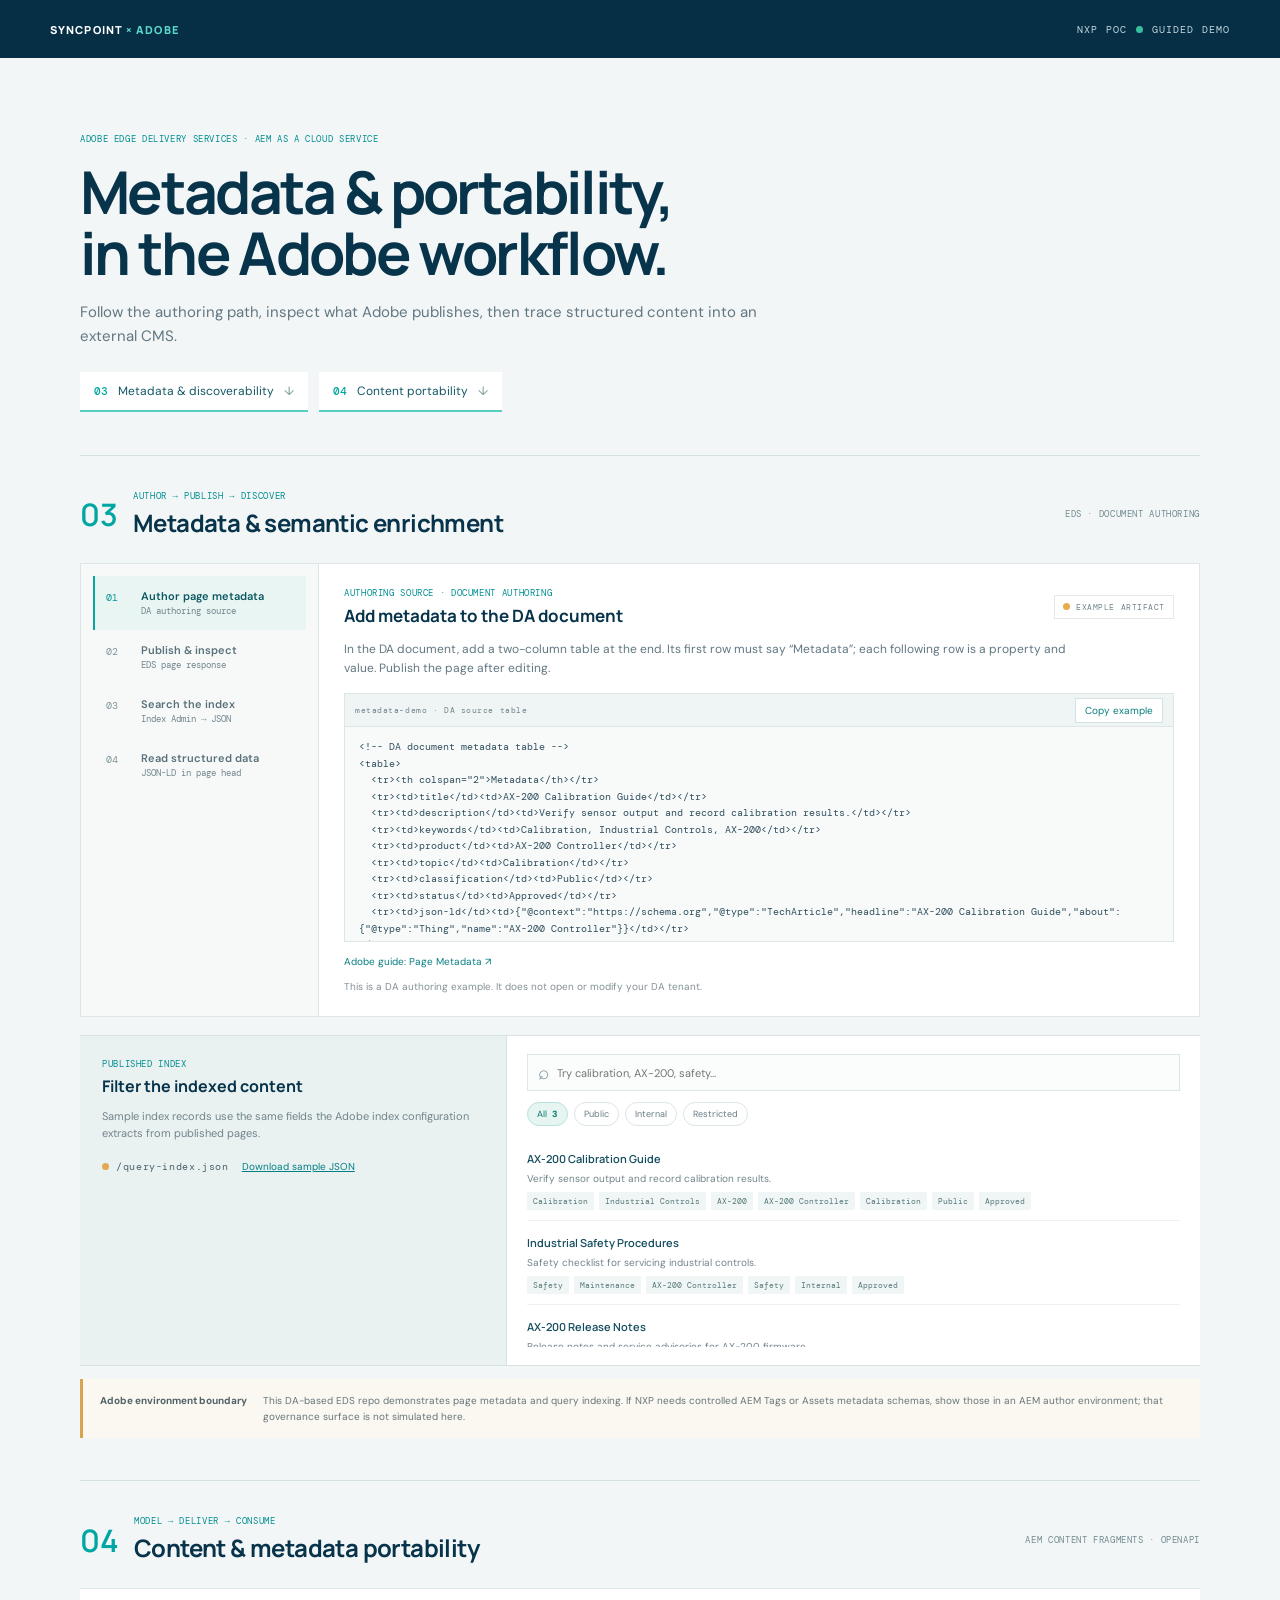
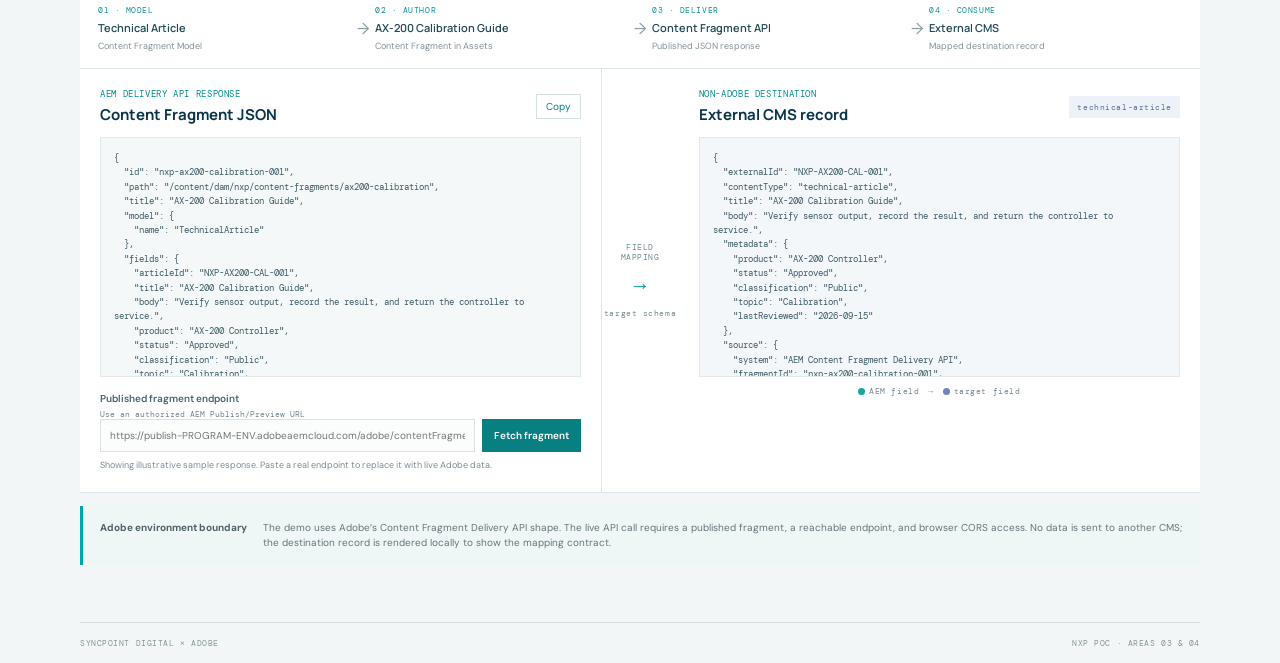
<file: tools/nxp-demo/index.html>
<!doctype html>
<html lang="en">
<head>
  <meta charset="utf-8">
  <meta name="viewport" content="width=device-width, initial-scale=1">
  <title>NXP Adobe EDS Demonstration</title>
  <meta name="description" content="A guided walkthrough of Adobe Edge Delivery Services metadata and AEM Content Fragment delivery.">
  <link rel="stylesheet" href="styles.css">
  <script type="module" src="app.js"></script>
</head>
<body>
  <header class="topbar"><a class="brand" href="#start">SYNCPOINT <span>× ADOBE</span></a><div class="session">NXP POC <i></i> GUIDED DEMO</div></header>
  <main id="start">
    <section class="intro">
      <p class="eyebrow">ADOBE EDGE DELIVERY SERVICES · AEM AS A CLOUD SERVICE</p>
      <h1>Metadata &amp; portability,<br>in the Adobe workflow.</h1>
      <p class="lede">Follow the authoring path, inspect what Adobe publishes, then trace structured content into an external CMS.</p>
      <div class="demo-nav"><a href="#metadata"><b>03</b> Metadata &amp; discoverability <span>↓</span></a><a href="#portability"><b>04</b> Content portability <span>↓</span></a></div>
    </section>

    <section id="metadata" class="demo-section">
      <div class="section-heading"><span class="section-num">03</span><div><p class="eyebrow">AUTHOR → PUBLISH → DISCOVER</p><h2>Metadata &amp; semantic enrichment</h2></div><span class="surface-label">EDS · DOCUMENT AUTHORING</span></div>
      <div class="walkthrough">
        <nav class="step-nav" aria-label="Metadata demo steps">
          <button class="step-button active" data-step="0"><span>01</span><b>Author page metadata</b><small>DA authoring source</small></button>
          <button class="step-button" data-step="1"><span>02</span><b>Publish &amp; inspect</b><small>EDS page response</small></button>
          <button class="step-button" data-step="2"><span>03</span><b>Search the index</b><small>Index Admin → JSON</small></button>
          <button class="step-button" data-step="3"><span>04</span><b>Read structured data</b><small>JSON-LD in page head</small></button>
        </nav>
        <div class="walkthrough-main">
          <div class="walkthrough-head"><div><p id="step-eyebrow" class="eyebrow">AUTHORING SOURCE</p><h3 id="step-title">Add metadata to the DA document</h3></div><span class="mode-pill"><i></i><span id="mode-label">EXAMPLE ARTIFACT</span></span></div>
          <p id="step-copy" class="walkthrough-copy"></p>
          <div class="artifact-wrap"><div class="artifact-bar"><span id="artifact-name">metadata-demo.html · authoring source</span><button id="copy-artifact" type="button">Copy example</button></div><pre id="artifact"></pre></div>
          <div id="step-actions" class="step-actions"></div>
          <p id="step-disclaimer" class="step-disclaimer"></p>
        </div>
      </div>
      <div class="metadata-search">
        <div class="search-copy"><p class="eyebrow">PUBLISHED INDEX</p><h3>Filter the indexed content</h3><p>Sample index records use the same fields the Adobe index configuration extracts from published pages.</p><div class="index-path"><i></i><code>/query-index.json</code><button id="download-index" type="button">Download sample JSON</button></div></div>
        <div class="search-workspace"><label class="search-field"><span>⌕</span><input id="search-query" type="search" placeholder="Try calibration, AX-200, safety…"></label><div class="filter-row"><button class="filter active" data-filter="all">All <b id="all-count">3</b></button><button class="filter" data-filter="Public">Public</button><button class="filter" data-filter="Internal">Internal</button><button class="filter" data-filter="Restricted">Restricted</button></div><div id="search-results" class="results" aria-live="polite"></div></div>
      </div>
      <div class="callout"><b>Adobe environment boundary</b><span>This DA-based EDS repo demonstrates page metadata and query indexing. If NXP needs controlled AEM Tags or Assets metadata schemas, show those in an AEM author environment; that governance surface is not simulated here.</span></div>
    </section>

    <section id="portability" class="demo-section portability-section">
      <div class="section-heading"><span class="section-num">04</span><div><p class="eyebrow">MODEL → DELIVER → CONSUME</p><h2>Content &amp; metadata portability</h2></div><span class="surface-label">AEM CONTENT FRAGMENTS · OPENAPI</span></div>
      <div class="api-sequence"><div class="api-step"><span>01 · MODEL</span><b>Technical Article</b><small>Content Fragment Model</small></div><div class="sequence-arrow">→</div><div class="api-step"><span>02 · AUTHOR</span><b>AX-200 Calibration Guide</b><small>Content Fragment in Assets</small></div><div class="sequence-arrow">→</div><div class="api-step"><span>03 · DELIVER</span><b>Content Fragment API</b><small>Published JSON response</small></div><div class="sequence-arrow">→</div><div class="api-step active-api"><span>04 · CONSUME</span><b>External CMS</b><small>Mapped destination record</small></div></div>
      <div class="api-workspace">
        <div class="api-source">
          <div class="panel-heading"><div><p class="eyebrow">AEM DELIVERY API RESPONSE</p><h3>Content Fragment JSON</h3></div><button id="copy-api-source" type="button">Copy</button></div>
          <pre id="api-json" class="code-panel"></pre>
          <div class="endpoint-form"><label for="endpoint-url">Published fragment endpoint <small>Use an authorized AEM Publish/Preview URL</small></label><div class="endpoint-controls"><input id="endpoint-url" type="url" placeholder="https://publish-PROGRAM-ENV.adobeaemcloud.com/adobe/contentFragments/…"><button id="fetch-endpoint" type="button">Fetch fragment</button></div><p id="endpoint-status" aria-live="polite">Showing illustrative sample response. Paste a real endpoint to replace it with live Adobe data.</p></div>
        </div>
        <div class="mapping-col"><span>FIELD<br>MAPPING</span><div>→</div><small>target schema</small></div>
        <div class="api-target">
          <div class="panel-heading"><div><p class="eyebrow">NON-ADOBE DESTINATION</p><h3>External CMS record</h3></div><span class="target-badge">technical-article</span></div>
          <pre id="target-content" class="code-panel target-code"></pre>
          <div class="mapping-legend"><span><i class="source-dot"></i> AEM field</span><span>→</span><span><i class="target-dot"></i> target field</span></div>
        </div>
      </div>
      <div class="callout portability-callout"><b>Adobe environment boundary</b><span>The demo uses Adobe’s Content Fragment Delivery API shape. The live API call requires a published fragment, a reachable endpoint, and browser CORS access. No data is sent to another CMS; the destination record is rendered locally to show the mapping contract.</span></div>
    </section>
    <footer><span>SYNCPOINT DIGITAL × ADOBE</span><span>NXP POC · AREAS 03 &amp; 04</span></footer>
  </main>
</body>
</html>
</file>
<file: tools/nxp-demo/styles.css>
@import url('https://fonts.googleapis.com/css2?family=DM+Mono:wght@400;500&family=DM+Sans:wght@400;500;600;700&family=Manrope:wght@400;500;600;700;800&display=swap');
:root{font-family:'DM Sans',Arial,sans-serif;color:#183343;background:#f3f6f6;font-synthesis:none;text-rendering:optimizeLegibility;--navy:#07334b;--teal:#00a6a3;--line:#dce5e7;--muted:#71858d;--paper:#fff}*{box-sizing:border-box}html{scroll-behavior:smooth}body{margin:0}.topbar{height:58px;background:#062f46;color:white;display:flex;align-items:center;justify-content:space-between;padding:0 max(calc((100vw - 1180px)/2),28px);font:11px Manrope,Arial,sans-serif;letter-spacing:.1em}.brand{color:#fff;text-decoration:none;font-weight:800}.brand span{color:#5bd8ca}.session{display:flex;align-items:center;gap:9px;color:#c3d7df;font:10px 'DM Mono',monospace}.session i,.mode-pill i,.index-path i{width:7px;height:7px;border-radius:50%;background:#38bf9c;display:inline-block}main{max-width:1180px;margin:auto;padding:0 30px}.intro{padding:66px 0 43px}.eyebrow,.surface-label,.mode-pill,.step-nav small,.artifact-bar,.index-path,.api-step>span,.mapping-col,.target-badge,.endpoint-form small,.mapping-legend{font:9px 'DM Mono',monospace;letter-spacing:.07em;color:var(--muted)}.intro>.eyebrow{color:#008e91}.intro h1{font:700 clamp(38px,5vw,59px)/1.04 Manrope,Arial,sans-serif;letter-spacing:-.045em;color:var(--navy);margin:16px 0}.lede{font-size:15px;line-height:1.6;color:#617782;max-width:680px;margin:0 0 24px}.demo-nav{display:flex;gap:11px;flex-wrap:wrap}.demo-nav a{display:flex;align-items:center;gap:10px;padding:11px 14px;text-decoration:none;color:#155767;background:white;border-bottom:2px solid #54cfc2;font-size:12px}.demo-nav b{font:500 11px 'DM Mono',monospace;color:#00a59f}.demo-nav span{color:#7a969b}.demo-section{border-top:1px solid #d5e0e2;padding:34px 0 42px}.section-heading{display:flex;align-items:center;gap:15px;margin-bottom:24px}.section-num{font:600 31px Manrope,sans-serif;color:var(--teal)}.section-heading .eyebrow{margin:0 0 4px;color:#008e91}.section-heading h2{font:700 24px Manrope,sans-serif;letter-spacing:-.025em;color:var(--navy);margin:0}.surface-label{margin-left:auto;color:#718b92}.walkthrough{display:grid;grid-template-columns:238px 1fr;background:var(--paper);border:1px solid var(--line);min-height:370px}.step-nav{background:#f7f9f9;border-right:1px solid var(--line);padding:12px}.step-button{border:0;background:transparent;text-align:left;width:100%;padding:13px 11px;display:grid;grid-template-columns:28px 1fr;gap:2px 7px;cursor:pointer;color:#58717a;border-left:2px solid transparent}.step-button>span{grid-row:span 2;font:10px 'DM Mono',monospace;color:#82969c;padding-top:2px}.step-button b{font:600 11px 'DM Sans',sans-serif}.step-button small{font-size:9px;letter-spacing:0}.step-button.active{background:#e9f5f3;border-left-color:#05a8a1;color:#0a5862}.step-button.active>span{color:#009993}.walkthrough-main{padding:23px 25px}.walkthrough-head{display:flex;justify-content:space-between;align-items:center}.walkthrough-head .eyebrow{margin:0 0 5px;color:#008e91}.walkthrough-head h3,.search-copy h3,.panel-heading h3{font:700 17px Manrope,sans-serif;color:var(--navy);margin:0}.mode-pill{display:flex;align-items:center;gap:6px;border:1px solid #e2e9e9;padding:6px 8px;font-size:8px}.mode-pill i{background:#e9ab50}.walkthrough-copy{font-size:12px;color:#617781;line-height:1.6;max-width:750px;margin:13px 0 15px}.artifact-wrap{border:1px solid #dce6e7;background:#f8fafa}.artifact-bar{height:33px;background:#eff4f4;border-bottom:1px solid #dce6e7;display:flex;align-items:center;justify-content:space-between;padding:0 10px;font-size:8px}.artifact-bar button,.panel-heading button{font:10px 'DM Sans',sans-serif;color:#087f80;background:white;border:1px solid #d5e2e2;padding:5px 9px;cursor:pointer}.artifact-wrap pre{margin:0;padding:12px 14px;max-height:214px;overflow:auto;white-space:pre-wrap;overflow-wrap:anywhere;font:10px/1.65 'DM Mono',monospace;color:#31505e}.step-actions{display:flex;gap:17px;flex-wrap:wrap;margin-top:13px}.step-actions a{color:#087f80;text-decoration:none;font-size:10px}.step-disclaimer{font-size:10px;color:#839198;margin:12px 0 0}.metadata-search{display:grid;grid-template-columns:.76fr 1.24fr;margin-top:18px;background:#eaf1f1;border-top:1px solid #d7e3e3;border-bottom:1px solid #d7e3e3}.search-copy{padding:22px}.search-copy .eyebrow{color:#008e91;margin:0 0 5px}.search-copy h3{font-size:16px}.search-copy>p:not(.eyebrow){font-size:11px;line-height:1.5;color:#71848b}.index-path{display:flex;align-items:center;gap:7px;flex-wrap:wrap;margin-top:18px}.index-path i{background:#e3a951}.index-path code{font:10px 'DM Mono',monospace;color:#46636b}.index-path button{border:0;background:transparent;color:#007f84;text-decoration:underline;font:10px 'DM Sans',sans-serif;cursor:pointer}.search-workspace{padding:18px 20px;background:#fff;border-left:1px solid #d7e3e3}.search-field{display:flex;align-items:center;height:37px;border:1px solid #dce5e7;background:#fbfcfc;padding:0 10px;color:#789097}.search-field span{font-size:19px}.search-field input{border:0;outline:0;background:transparent;font:11px 'DM Sans',sans-serif;width:100%;padding:8px}.filter-row{display:flex;gap:6px;flex-wrap:wrap;margin:11px 0}.filter{border:1px solid #dce5e7;border-radius:20px;background:#fff;color:#657b82;font:9px 'DM Sans',sans-serif;padding:5px 9px;cursor:pointer}.filter.active{background:#e6f5f2;border-color:#b8e2dc;color:#08776c}.filter b{margin-left:3px}.results{max-height:210px;overflow:auto}.result-row{padding:10px 0;border-bottom:1px solid #edf1f2}.result-row strong{font:600 11px Manrope,sans-serif;color:#144d60}.result-row p{font-size:10px;color:#72848b;margin:4px 0 7px}.result-meta{display:flex;flex-wrap:wrap;gap:5px}.result-meta span{font:8px 'DM Mono',monospace;color:#587a7b;background:#f0f6f5;padding:4px 6px}.callout{display:flex;gap:16px;padding:14px 17px;margin-top:13px;border-left:3px solid #d7a450;background:#fbf8f1;color:#65757a;font-size:10px;line-height:1.55}.callout b{color:#4f6267;white-space:nowrap}.portability-section{padding-top:34px}.api-sequence{display:grid;grid-template-columns:1fr 24px 1fr 24px 1fr 24px 1fr;align-items:center;background:white;border-top:1px solid var(--line);border-bottom:1px solid var(--line);padding:16px 18px}.api-step{display:flex;flex-direction:column;gap:5px}.api-step>span{font-size:8px;color:#0c9291}.api-step b{font:600 11px Manrope,sans-serif;color:#214958}.api-step small{font-size:9px;color:#839299}.sequence-arrow{color:#8aa0a4;text-align:center}.api-workspace{display:grid;grid-template-columns:1fr 77px 1fr;background:#fff;border-bottom:1px solid var(--line)}.api-source,.api-target{padding:19px 20px}.api-source{border-right:1px solid var(--line)}.panel-heading{display:flex;justify-content:space-between;align-items:center;margin-bottom:12px}.panel-heading .eyebrow{margin:0 0 4px;color:#008d8e}.panel-heading h3{font-size:15px}.code-panel{white-space:pre-wrap;overflow-wrap:anywhere;max-height:240px;overflow:auto;padding:13px;background:#f5f8f8;border:1px solid #e1e9e9;font:9px/1.6 'DM Mono',monospace;color:#3d5b66;min-height:185px}.target-code{background:#f4f7fa}.mapping-col{display:flex;flex-direction:column;align-items:center;justify-content:center;gap:9px;text-align:center;font-size:8px;color:#748a91}.mapping-col div{font-size:21px;color:#00a19a}.mapping-col small{font-size:8px}.target-badge{color:#556f9d;background:#edf1f8;padding:6px 8px;font-size:8px}.mapping-legend{display:flex;align-items:center;justify-content:center;gap:9px;font-size:8px}.mapping-legend span{display:flex;align-items:center;gap:4px}.mapping-legend i{width:7px;height:7px;display:inline-block;border-radius:50%}.source-dot{background:#12a89f}.target-dot{background:#7186b3}.endpoint-form{margin-top:15px}.endpoint-form label{display:flex;flex-direction:column;gap:4px;font-size:10px;font-weight:600;color:#49646d}.endpoint-form small{font-size:8px;font-weight:400;letter-spacing:0}.endpoint-controls{display:grid;grid-template-columns:1fr auto;gap:7px}.endpoint-controls input{min-width:0;font:10px 'DM Sans',sans-serif;border:1px solid #d8e3e5;background:#fbfcfc;padding:9px}.endpoint-controls button{border:0;background:#087f80;color:white;padding:0 12px;font:600 10px 'DM Sans',sans-serif;cursor:pointer}.endpoint-form>p{font-size:9px;line-height:1.5;color:#7c8c92;margin:7px 0 0}.portability-callout{border-left-color:#00a6a3;background:#eef7f6}footer{display:flex;justify-content:space-between;border-top:1px solid #d7e0e2;padding:15px 0;margin-top:15px;color:#85969b;font:8px 'DM Mono',monospace;letter-spacing:.07em}
@media(max-width:780px){main{padding:0 18px}.topbar{padding:0 18px}.walkthrough{grid-template-columns:1fr}.step-nav{display:grid;grid-template-columns:1fr 1fr;border-right:0;border-bottom:1px solid var(--line)}.step-button{padding:10px 7px}.metadata-search{grid-template-columns:1fr}.search-workspace{border-left:0;border-top:1px solid #d7e3e3}.api-sequence{grid-template-columns:1fr 18px 1fr;row-gap:16px}.api-sequence .sequence-arrow:nth-of-type(4){display:none}.api-workspace{grid-template-columns:1fr}.api-source{border-right:0;border-bottom:1px solid var(--line)}.mapping-col{height:50px}.mapping-col div{transform:rotate(90deg)}.api-target{border-top:1px solid var(--line)}.surface-label{font-size:7px}}
@media(max-width:480px){main{padding:0 13px}.intro{padding:45px 0 31px}.intro h1{font-size:38px}.section-heading{gap:10px}.section-heading h2{font-size:18px}.surface-label{display:none}.walkthrough-main{padding:18px 14px}.walkthrough-head h3{font-size:15px}.mode-pill{font-size:7px}.api-sequence{grid-template-columns:1fr 18px 1fr;padding:13px 10px}.api-step b{font-size:9px}.api-step small{font-size:8px}.api-source,.api-target{padding:15px 12px}.callout{flex-direction:column;gap:5px}.endpoint-controls{grid-template-columns:1fr}.endpoint-controls button{padding:9px}.demo-nav a{font-size:10px;padding:9px}}
</file>
